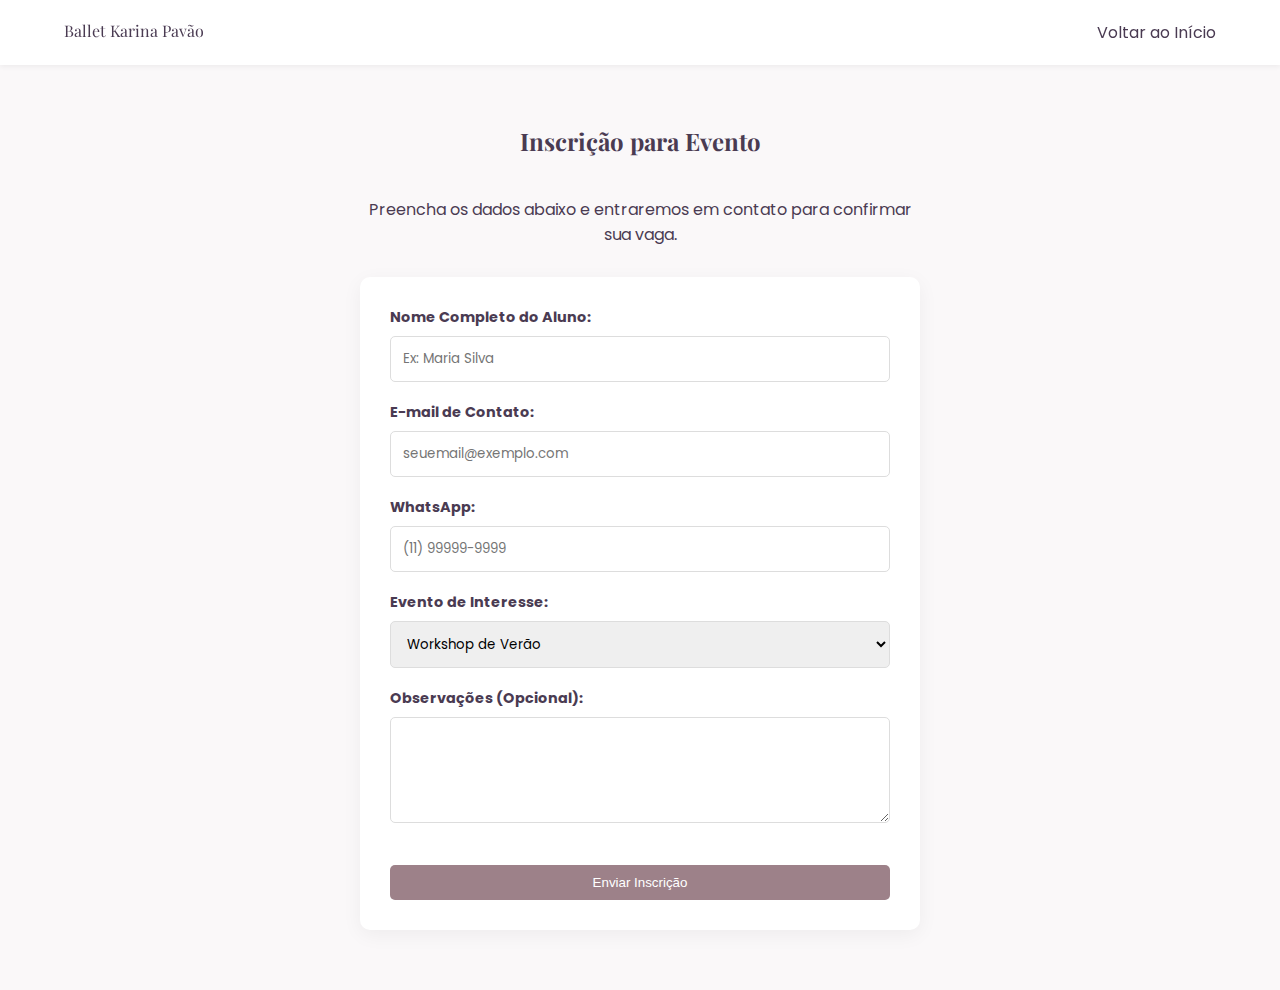
<file: inscricao.html>
<!DOCTYPE html>
<html lang="pt-br">
<head>
    <meta charset="UTF-8">
    <meta name="viewport" content="width=device-width, initial-scale=1.0">
    <title>Inscrição | Ballet Karina Pavão</title>
    <link rel="stylesheet" href="style.css">
    <link href="https://fonts.googleapis.com/css2?family=Playfair+Display:ital@0;1&family=Poppins:wght@300;400&display=swap" rel="stylesheet">
</head>
<body>

    <nav>
        <div class="logo">Ballet Karina Pavão</div>
        <ul>
            <li><a href="index.html">Voltar ao Início</a></li>
        </ul>
    </nav>

    <section class="container" style="max-width: 600px;">
        <h2 class="section-title">Inscrição para Evento</h2>
        <p style="text-align: center; margin-bottom: 30px;">Preencha os dados abaixo e entraremos em contato para confirmar sua vaga.</p>

        <form action="https://formspree.io/f/seuid_aqui" method="POST" class="form-inscricao">
            <div class="form-group">
                <label for="nome">Nome Completo do Aluno:</label>
                <input type="text" id="nome" name="nome" required placeholder="Ex: Maria Silva">
            </div>

            <div class="form-group">
                <label for="email">E-mail de Contato:</label>
                <input type="email" id="email" name="_replyto" required placeholder="seuemail@exemplo.com">
            </div>

            <div class="form-group">
                <label for="whatsapp">WhatsApp:</label>
                <input type="tel" id="whatsapp" name="whatsapp" required placeholder="(11) 99999-9999">
            </div>

            <div class="form-group">
                <label for="evento">Evento de Interesse:</label>
                <select id="evento" name="evento">
                    <option value="workshop-verao">Workshop de Verão</option>
                    <option value="intensivo-pontas">Intensivo de Pontas</option>
                    <option value="outros">Outros</option>
                </select>
            </div>

            <div class="form-group">
                <label for="mensagem">Observações (Opcional):</label>
                <textarea id="mensagem" name="mensagem" rows="4"></textarea>
            </div>

            <button type="submit" class="btn-reg" style="width: 100%; border: none; cursor: pointer;">Enviar Inscrição</button>
        </form>
    </section>

</body>
</html>
</file>
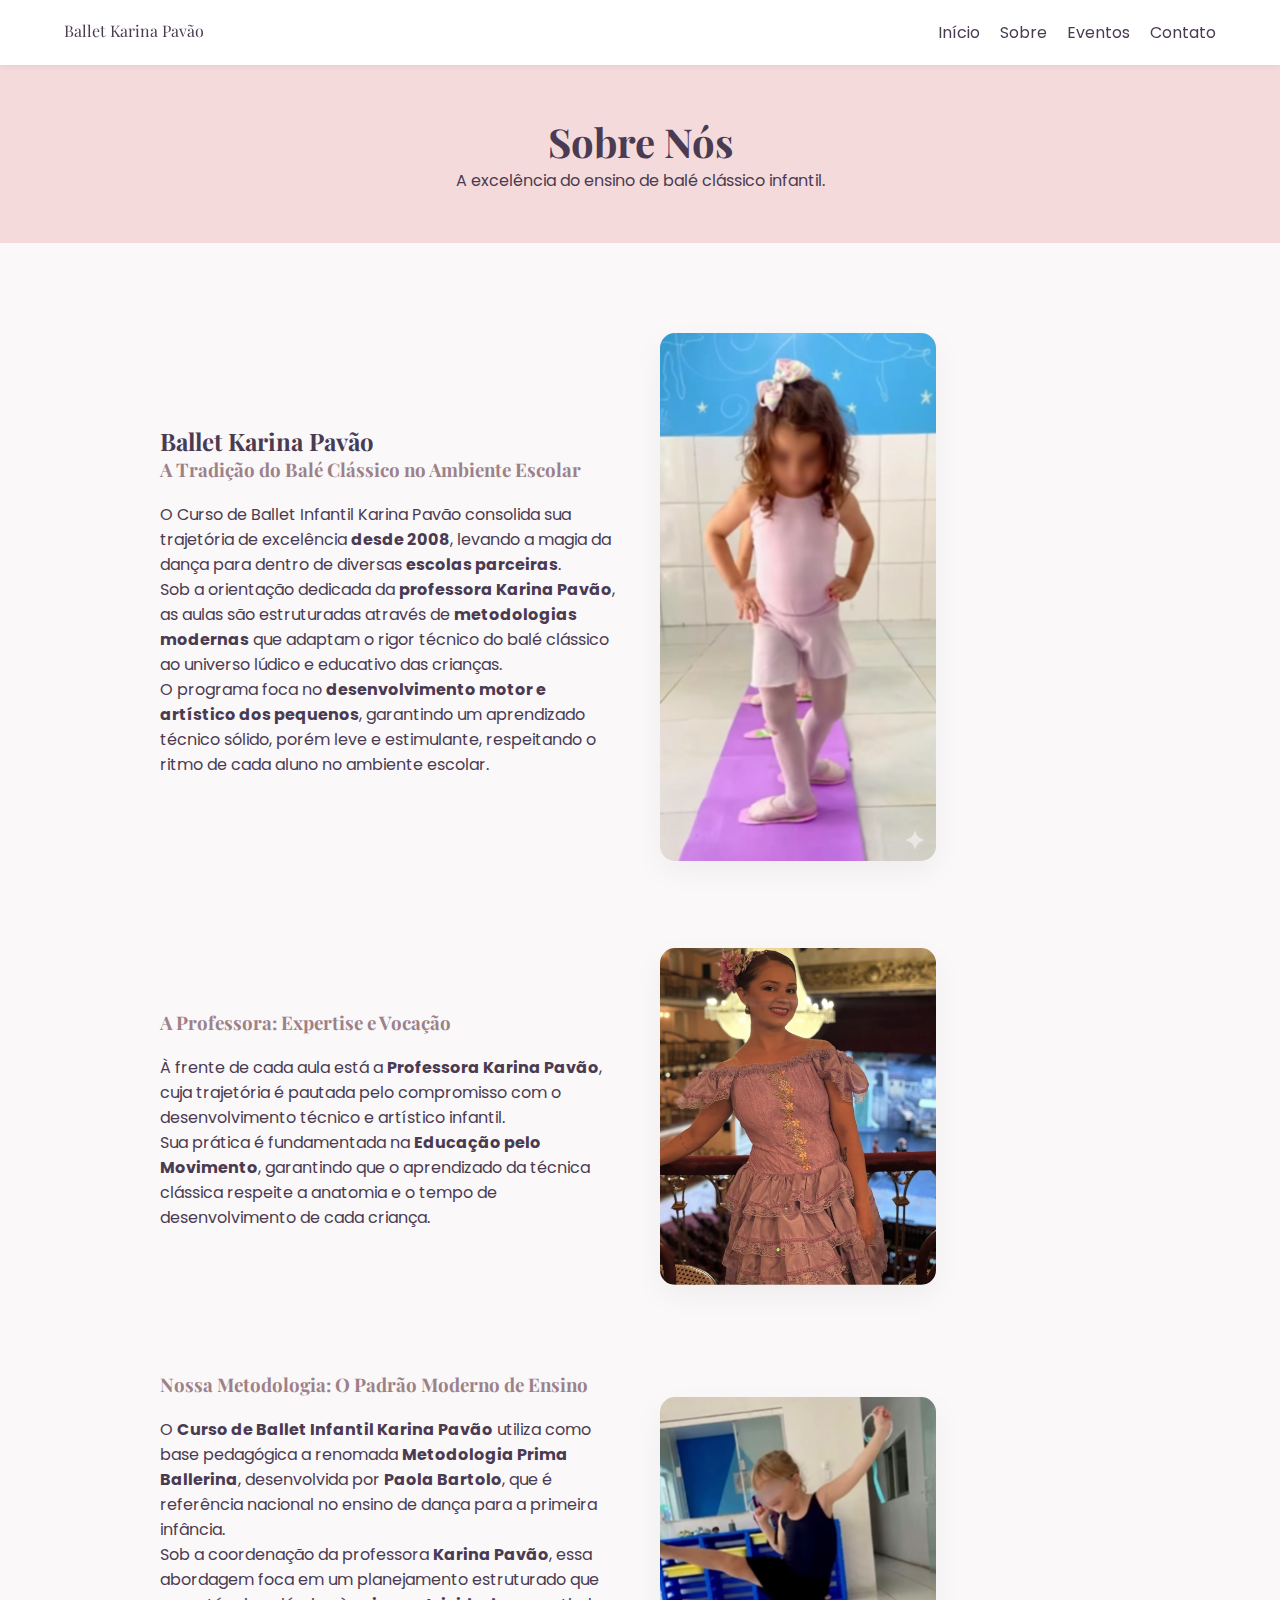
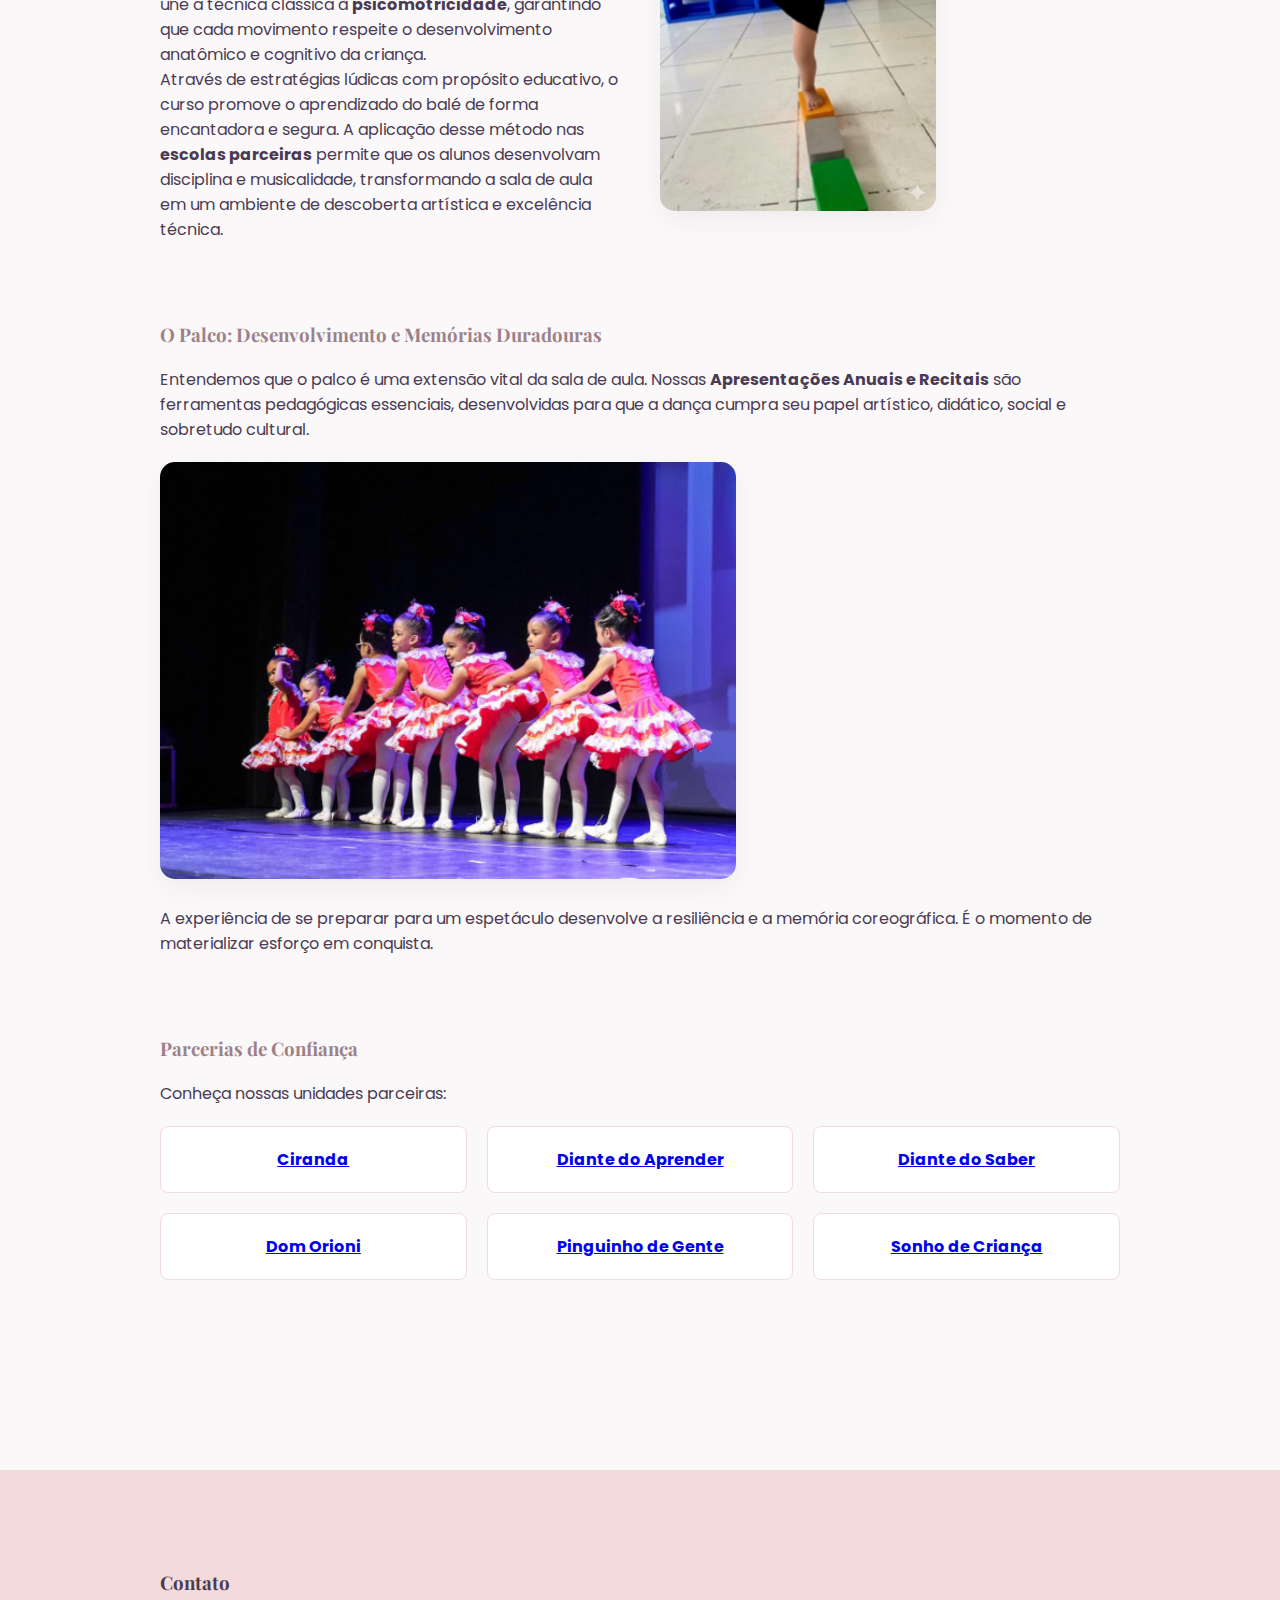
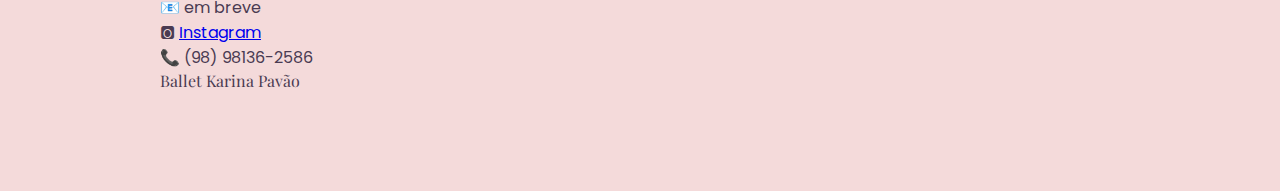
<file: sobre.html>
<!DOCTYPE html>
<html lang="pt-br">
<head>
    <meta charset="UTF-8">
    <meta name="viewport" content="width=device-width, initial-scale=1.0">
    <title>Sobre Nós | Ballet Karina Pavão</title>
    <link rel="stylesheet" href="style.css">
    <link href="https://fonts.googleapis.com/css2?family=Playfair+Display:ital@0;1&family=Poppins:wght@300;400&display=swap" rel="stylesheet">
</head>
<body>

    <nav>
        <div class="logo">Ballet Karina Pavão</div>
        <ul>
            <li><a href="index.html">Início</a></li>
            <li><a href="sobre.html" class="active">Sobre</a></li>
            <li><a href="eventos.html">Eventos</a></li>
            <li><a href="index.html#contato">Contato</a></li>
        </ul>
    </nav>

    <header class="hero-small" style="background: var(--primary); padding: 50px 0; text-align: center;">
        <h1 style="font-size: 2.5rem;">Sobre Nós</h1>
        <p>A excelência do ensino de balé clássico infantil.</p>
    </header>

    <main class="container content-page">
        
        <section class="about-section">
            <div class="about-grid-text">
                <div class="text-block">
                    <h2>Ballet Karina Pavão</h2>
                    <h3>A Tradição do Balé Clássico no Ambiente Escolar</h3>
                    <p>O Curso de Ballet Infantil Karina Pavão consolida sua trajetória de excelência <strong>desde 2008</strong>, levando a magia da dança para dentro de diversas <strong>escolas parceiras</strong>.</p> 
                    <p>Sob a orientação dedicada da <strong>professora Karina Pavão</strong>, as aulas são estruturadas através de <strong>metodologias modernas</strong> que adaptam o rigor técnico do balé clássico ao universo lúdico e educativo das crianças.</p>
                    <p>O programa foca no <strong>desenvolvimento motor e artístico dos pequenos</strong>, garantindo um aprendizado técnico sólido, porém leve e estimulante, respeitando o ritmo de cada aluno no ambiente escolar.</p>
                </div>
                <div class="image-block">
                    <img src="img/about/curso.jpg" alt="Ambiente Escolar e Balé" class="img-fluid">
                </div>
            </div>
        </section>

        <section class="about-section invert">
            <div class="about-grid-text">
                <div class="image-block">
                    <img src="img/about/professora.jpeg" alt="Professora Karina Pavão" class="img-fluid">
                </div>
                <div class="text-block">
                    <h3>A Professora: Expertise e Vocação</h3>
                    <p>À frente de cada aula está a <strong>Professora Karina Pavão</strong>, cuja trajetória é pautada pelo compromisso com o desenvolvimento técnico e artístico infantil.</p>
                    <p>Sua prática é fundamentada na <strong>Educação pelo Movimento</strong>, garantindo que o aprendizado da técnica clássica respeite a anatomia e o tempo de desenvolvimento de cada criança.</p>                    
                </div>
            </div>
        </section>

        <section class="about-section">
            <div class="about-grid-text">
                <div class="text-block">
                    <h3>Nossa Metodologia: O Padrão Moderno de Ensino</h3>
                    <p>O <strong>Curso de Ballet Infantil Karina Pavão</strong> utiliza como base pedagógica a renomada <strong>Metodologia Prima Ballerina</strong>, desenvolvida por <strong>Paola Bartolo</strong>, que é referência nacional no ensino de dança para a primeira infância.</p>
                    <p>Sob a coordenação da professora <strong>Karina Pavão</strong>, essa abordagem foca em um planejamento estruturado que une a técnica clássica à <strong>psicomotricidade</strong>, garantindo que cada movimento respeite o desenvolvimento anatômico e cognitivo da criança.</p>
                    <p>Através de estratégias lúdicas com propósito educativo, o curso promove o aprendizado do balé de forma encantadora e segura. A aplicação desse método nas <strong>escolas parceiras</strong> permite que os alunos desenvolvam disciplina e musicalidade, transformando a sala de aula em um ambiente de descoberta artística e excelência técnica.</p>                   
                </div>
                <div class="image-block">
                    <img src="img/about/metodo.jpg" alt="Metodologia de Ensino" class="img-fluid">
                </div>
            </div>
        </section>

        <section class="about-section full-width">
            <h3>O Palco: Desenvolvimento e Memórias Duradouras</h3>
            <p>Entendemos que o palco é uma extensão vital da sala de aula. Nossas <strong>Apresentações Anuais e Recitais</strong> são ferramentas pedagógicas essenciais, desenvolvidas para que a dança cumpra seu papel artístico, didático, social e sobretudo cultural.</p>
            <div class="single-image">
                <img src="img/about/espetaculo.jpg" alt="Apresentação de Balé" class="img-fluid wide-img">
            </div>
            <p>A experiência de se preparar para um espetáculo desenvolve a resiliência e a memória coreográfica. É o momento de materializar esforço em conquista.</p>
        </section>

        <section class="about-section parcerias">
            <h3>Parcerias de Confiança</h3>
            <p>Conheça nossas unidades parceiras:</p>
            <div class="partners-list">
                <div class="partner-item">
                    <a href="https://ciranda.com.br" target="_blank"><strong>Ciranda</strong></a>
                </div>
                <div class="partner-item">
                    <a href="https://www.instagram.com" target="_blank"><strong>Diante do Aprender</strong></a>
                </div>
                <div class="partner-item">
                    <a href="https://www.instagram.com" target="_blank"><strong>Diante do Saber</strong></a>
                </div>
                <div class="partner-item">
                    <a href="https://www.domorione.com" target="_blank"><strong>Dom Orioni</strong></a>
                </div>
                <div class="partner-item">
                    <a href="https://www.pinguinhodegente-itu.com.br" target="_blank"><strong>Pinguinho de Gente</strong></a>
                </div>
                <div class="partner-item">
                    <a href="https://www.instagram.com" target="_blank"><strong>Sonho de Criança</strong></a>
                </div>             
            </div>
        </section>

    </main>

    <footer id="contato">
        <div class="container footer-content">
            <div>
                <h3>Contato</h3>
                <p>📧 em breve</p>
                <p>🅾 <a href="https://www.instagram.com/balletkarinapavao/" target="_blank">Instagram</a></p>
                <p>📞 (98) 98136-2586</p>
            </div>
            <div class="logo">Ballet Karina Pavão</div>
        </div>
    </footer>

</body>
</html>
</file>
<file: style.css>
:root {
    --primary: #f4dada;
    --accent: #9d8189;
    --text: #4a3b52;
    --bg: #faf8f9;
}

* { margin: 0; padding: 0; box-sizing: border-box; }
body { font-family: 'Poppins', sans-serif; background: var(--bg); color: var(--text); }
h1, h2, h3, .logo { font-family: 'Playfair Display', serif; }

.container { max-width: 1000px; margin: 0 auto; padding: 60px 20px; }
nav { display: flex; justify-content: space-between; padding: 20px 5%; background: #fff; position: sticky; top: 0; z-index: 100; box-shadow: 0 2px 5px rgba(0,0,0,0.05); }
nav ul { display: flex; list-style: none; }
nav ul li { margin-left: 20px; }
nav ul li a { text-decoration: none; color: var(--text); }

.hero { width: 100%; height: 40vh; background-color: var(--primary); background-image: linear-gradient(rgba(244, 218, 218, 0.3), rgba(244, 218, 218, 0.3)), url('img/logo_maior2.png'); background-size: contain; background-repeat: no-repeat; background-position: center; display: flex; align-items: center; justify-content: center; text-align: center; }
.section-title { text-align: center; margin-bottom: 40px; }

/* Notícias */
.news-card { background: #fff; padding: 30px; border-radius: 8px; display: flex; gap: 20px; align-items: center; box-shadow: 0 4px 10px rgba(0,0,0,0.03); }
.news-img { width: 30%; border-radius: 5px; }

/* Cards de Eventos */
.events-grid { display: grid; grid-template-columns: repeat(auto-fit, minmax(280px, 1fr)); gap: 20px; }
.card { background: #fff; border-radius: 8px; overflow: hidden; cursor: pointer; transition: 0.3s; }
.card:hover { transform: scale(1.02); }
.card-img { height: 180px; background-size: cover; background-position: center; }
.card-body { padding: 15px; }

/* Modal e Galeria */
.modal { display: none; position: fixed; z-index: 1000; left: 0; top: 0; width: 100%; height: 100%; background: rgba(0,0,0,0.8); overflow-y: auto; }
.modal-content { background: #fff; margin: 5% auto; padding: 30px; width: 90%; max-width: 800px; border-radius: 10px; position: relative; }
.close { position: absolute; right: 20px; top: 10px; font-size: 30px; cursor: pointer; }
.gallery-grid { display: grid; grid-template-columns: repeat(auto-fit, minmax(150px, 1fr)); gap: 10px; margin: 20px 0; }
.gallery-grid img { width: 100%; border-radius: 5px; }
.video-container { margin-top: 20px; }
.btn-reg { display: inline-block; padding: 10px 20px; background: var(--accent); color: #fff; text-decoration: none; border-radius: 5px; margin-top: 15px; }

footer { background: var(--primary); padding: 40px 0; margin-top: 50px; }

/* Estilos do Formulário */
.form-inscricao {
    background: #fff;
    padding: 30px;
    border-radius: 10px;
    box-shadow: 0 5px 20px rgba(0,0,0,0.05);
}

.form-group {
    margin-bottom: 20px;
}

.form-group label {
    display: block;
    margin-bottom: 8px;
    font-size: 0.9rem;
    font-weight: bold;
}

.form-group input, 
.form-group select, 
.form-group textarea {
    width: 100%;
    padding: 12px;
    border: 1px solid #ddd;
    border-radius: 5px;
    font-family: 'Poppins', sans-serif;
}

.form-group input:focus {
    outline-color: var(--accent);
    border-color: var(--accent);

}

/* Estilos para a Página Sobre */
.about-section {
    margin-bottom: 80px;
}

.about-grid-text {
    display: flex;
    align-items: center;
    gap: 40px;
    margin-top: 30px;
}

/* Inverte a ordem da imagem e texto em seções alternadas */
.about-section.invert .about-grid-text {
    flex-direction: row-reverse;
}

.text-block { flex: 1; }
.image-block { flex: 1; }

.img-fluid {
    width: 60%;
    height: auto;
    border-radius: 15px;
    box-shadow: 0 10px 30px rgba(0,0,0,0.05);
}

.wide-img { margin: 20px 0; }

.about-section h3 {
    margin-bottom: 20px;
    color: var(--accent);
}

.about-section ul {
    list-style: none;
    margin-top: 20px;
}

.about-section ul li {
    margin-bottom: 15px;
    padding-left: 20px;
    position: relative;
}

.about-section ul li::before {
    content: "•";
    color: var(--accent);
    position: absolute;
    left: 0;
    font-weight: bold;
}

.partners-list {
    display: flex;
    flex-wrap: wrap;
    gap: 20px;
    margin-top: 20px;
    width: 100%;
}

.partner-item {
    background: #fff;
    padding: 20px;
    border-radius: 8px;
    flex: 1 1 calc(45% - 15px); /* Tenta manter 2 por linha no tablet */
    min-width: 250px; /* Impede que fiquem esmagados */
    flex: 1;
    text-align: center;
    border: 1px solid var(--primary);
    box-sizing: border-box; /* Garante que o padding não aumente o tamanho do item */
}

/* Responsividade para o Sobre */
@media (max-width: 768px) {
    .about-grid-text, .about-section.invert .about-grid-text {
        flex-direction: column;
    }
}

/* Ajuste específico para celulares pequenos */
@media (max-width: 480px) {
    .partner-item {
        flex: 1 1 100%; /* No celular, cada escola ocupa 100% da largura */
    }
    
    /* Previne que o container pai cause scroll horizontal */
    .content-page, .container {
        overflow-x: hidden;
    }
}
</file>
